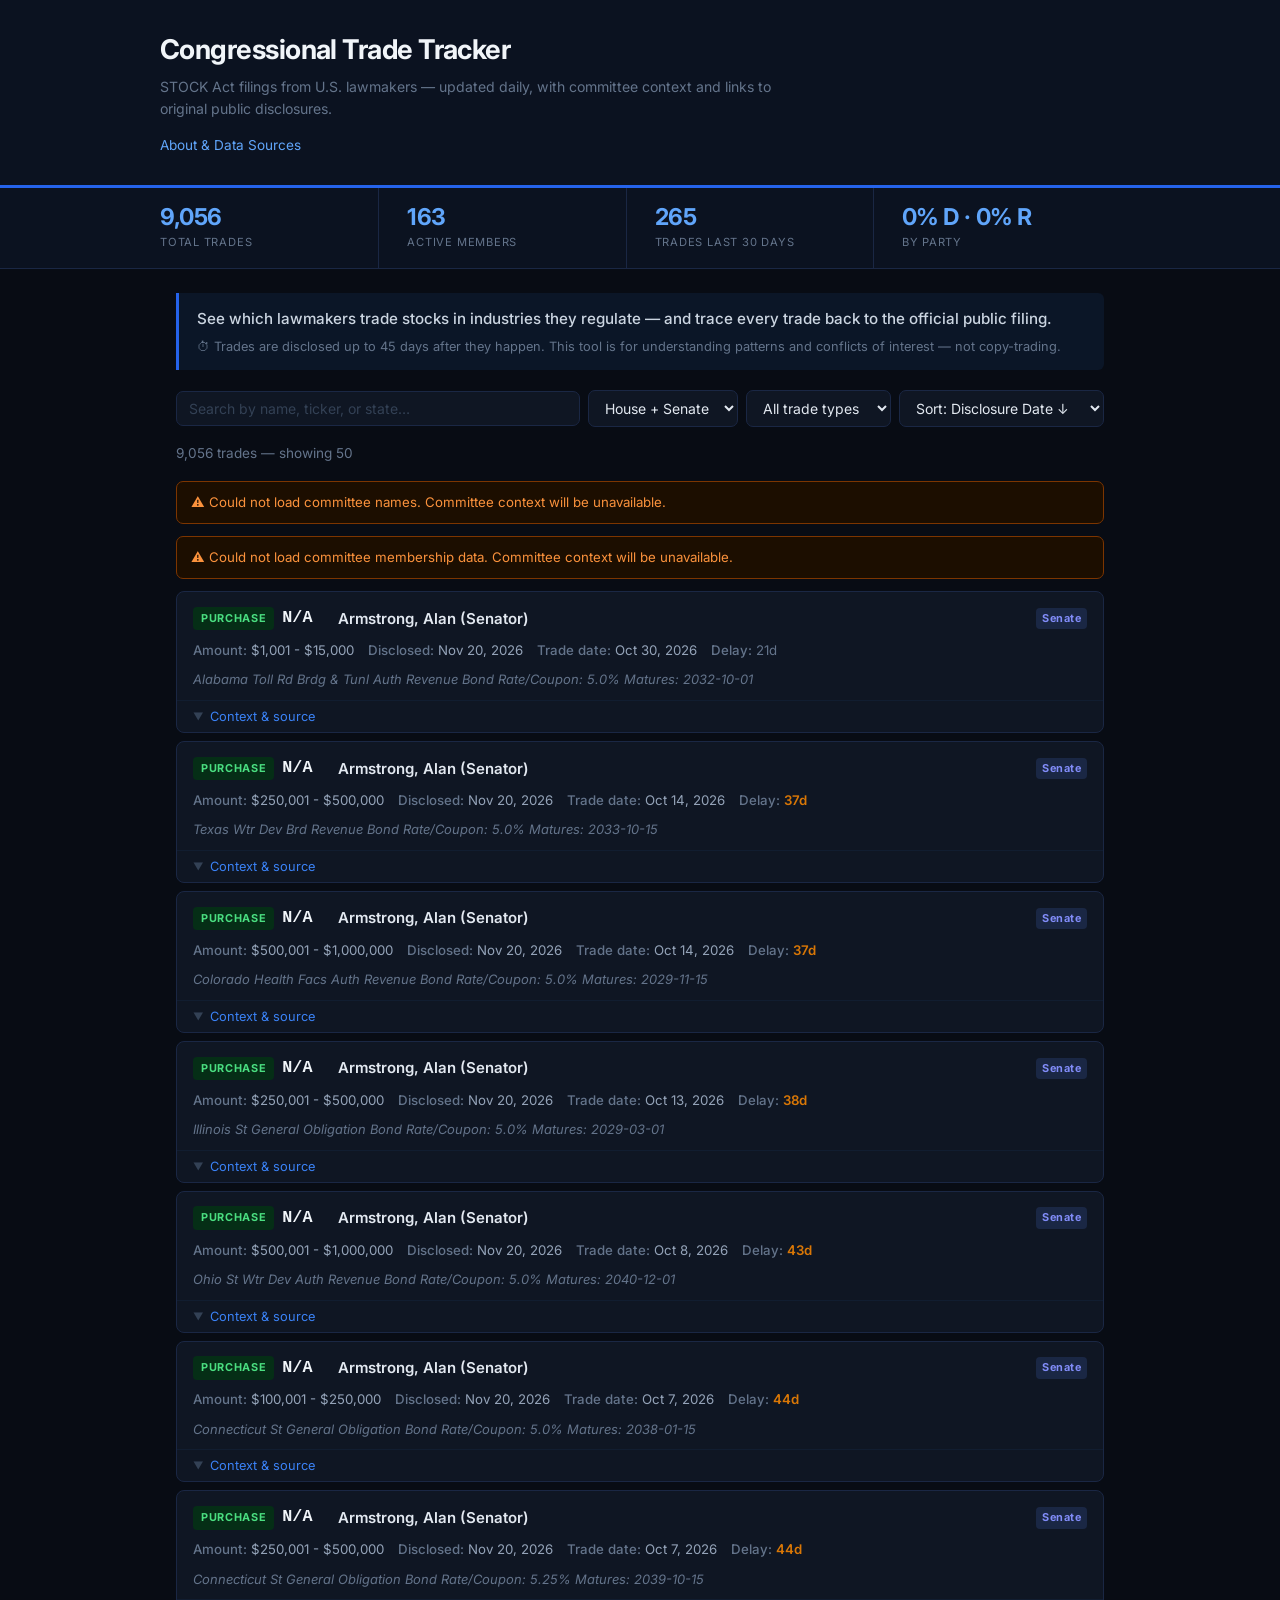
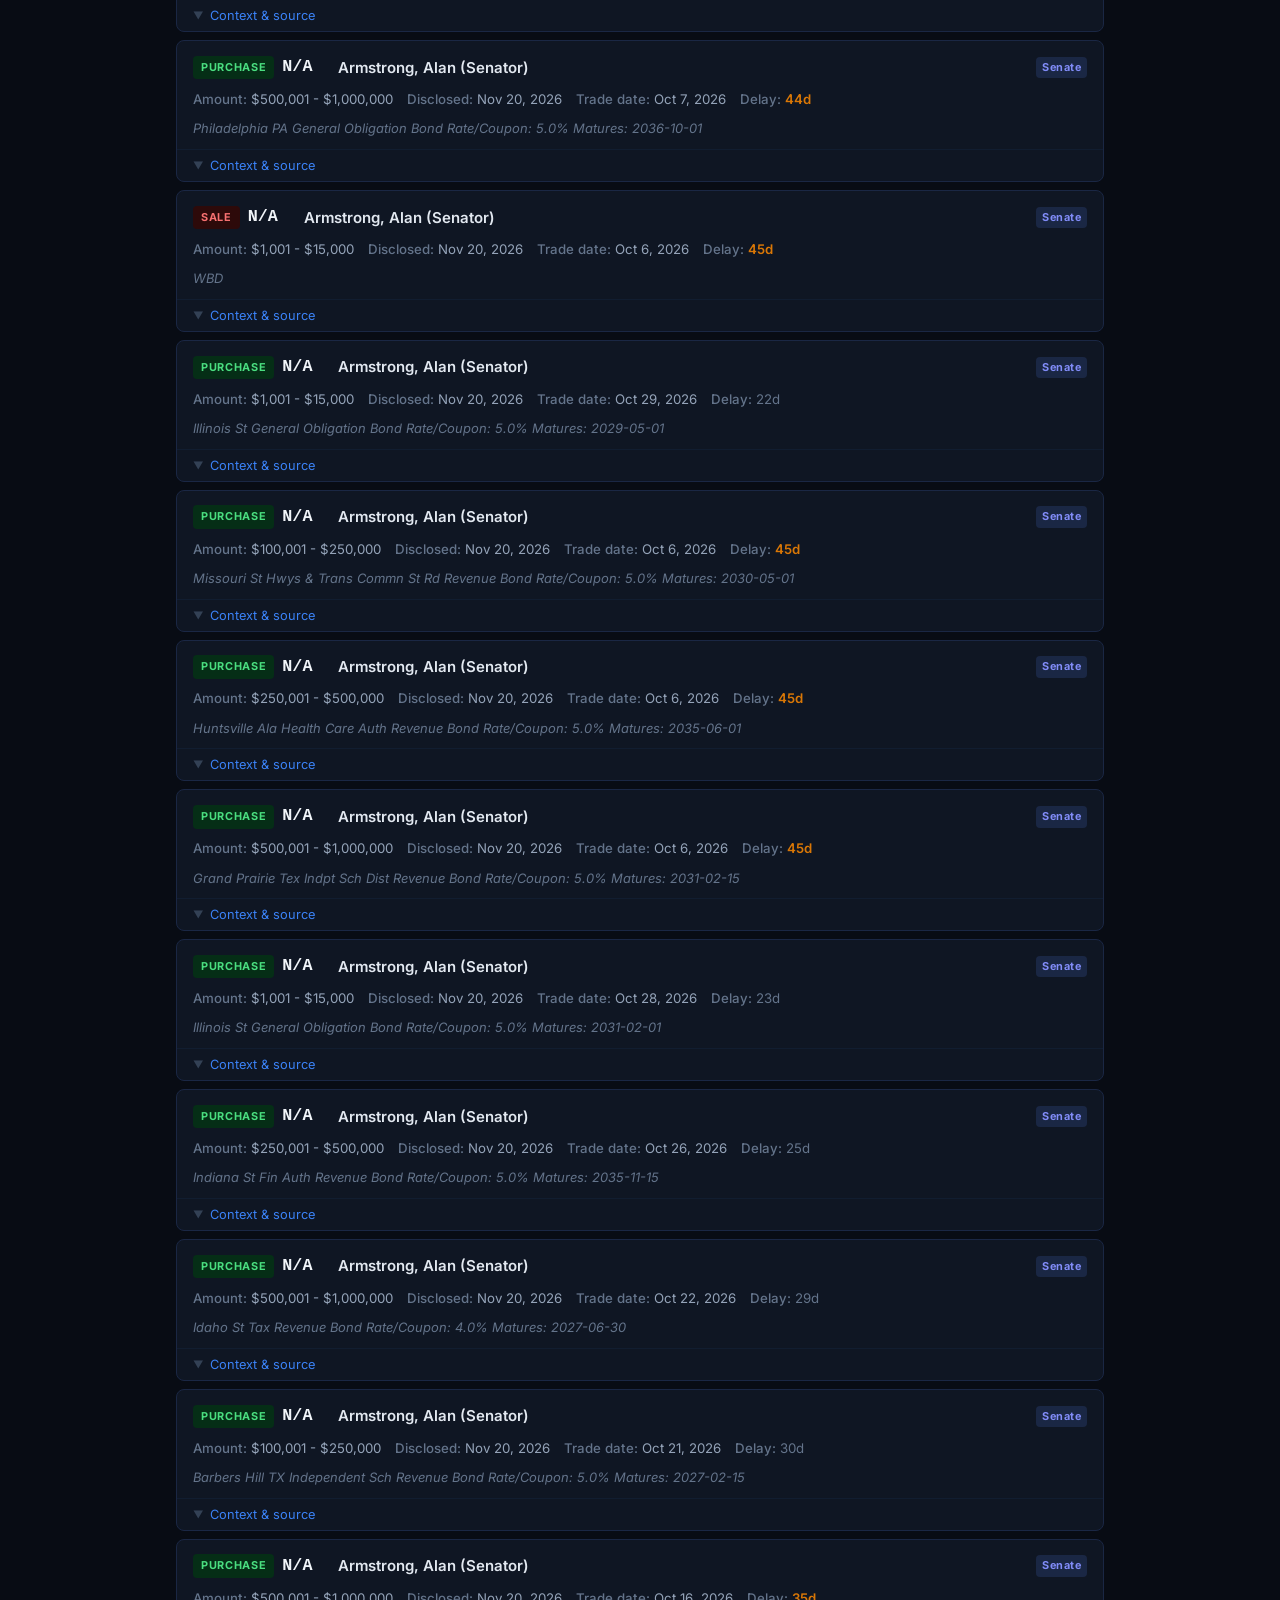
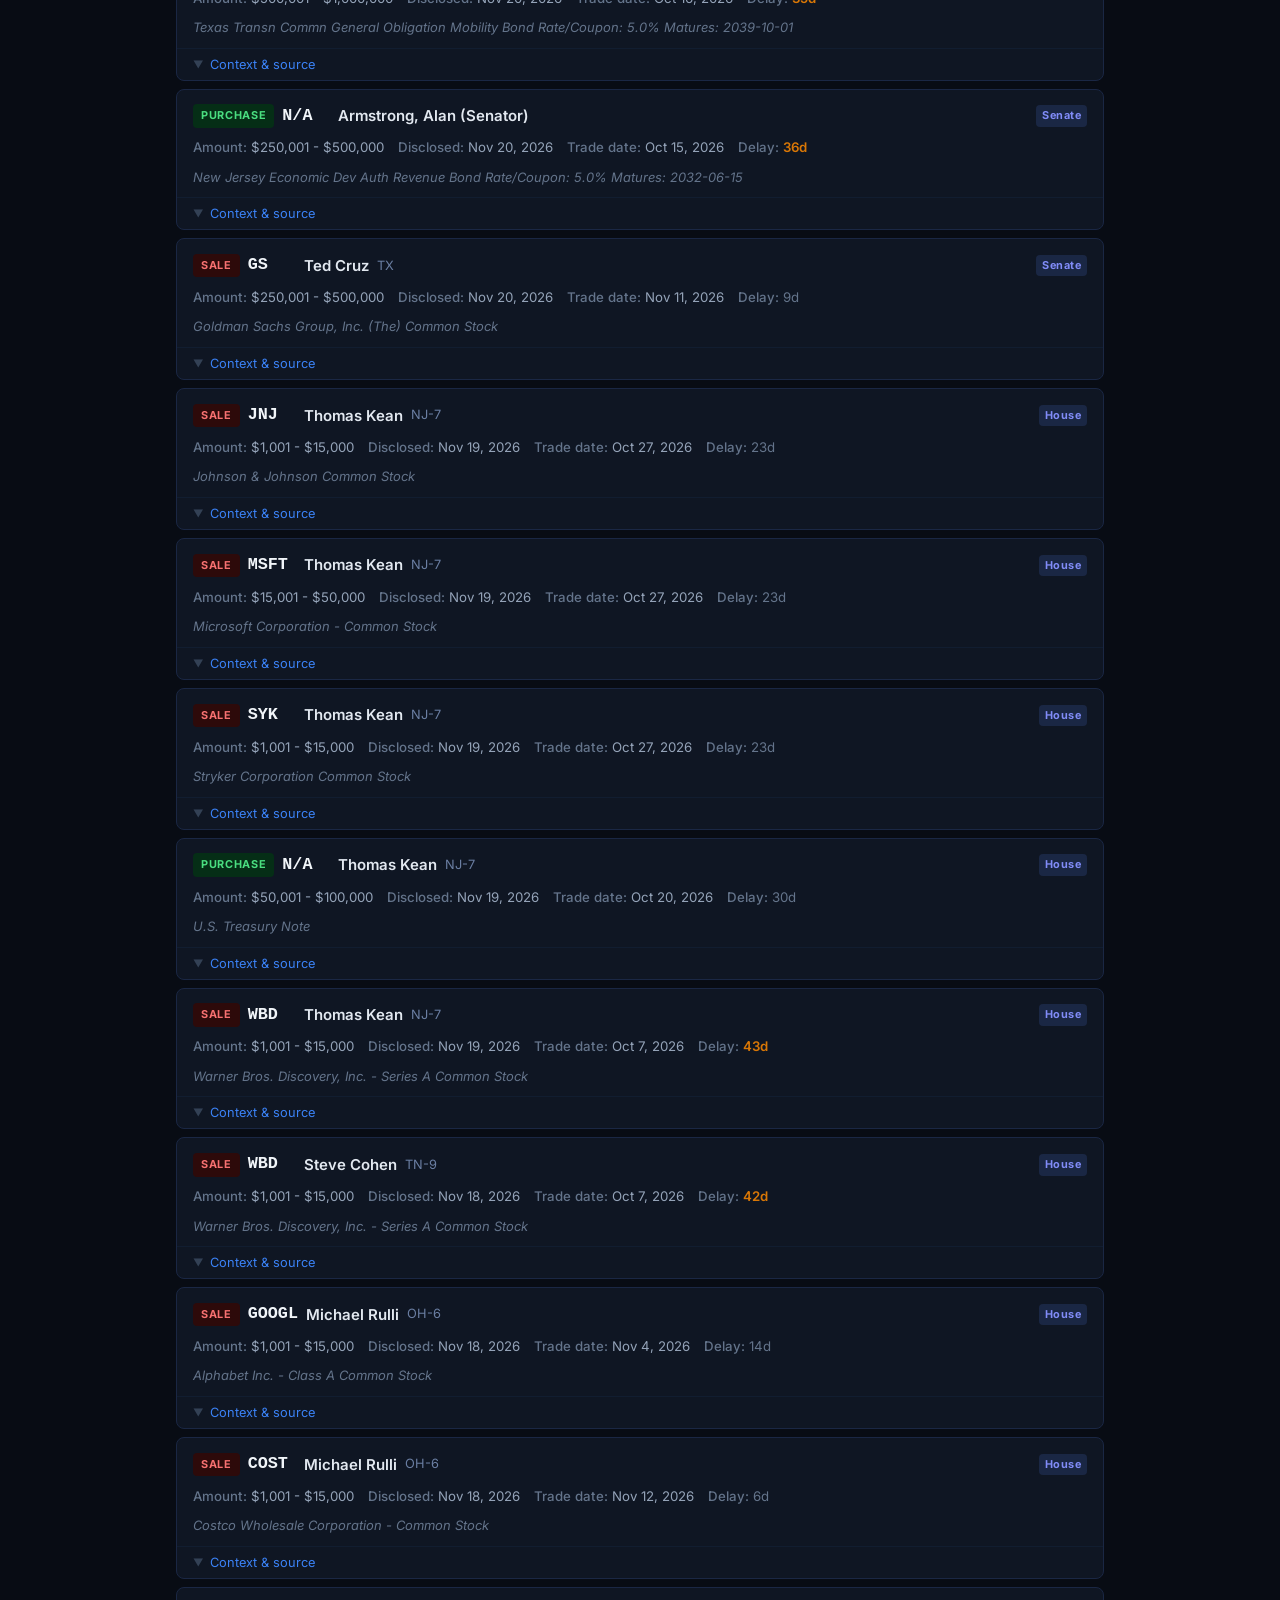
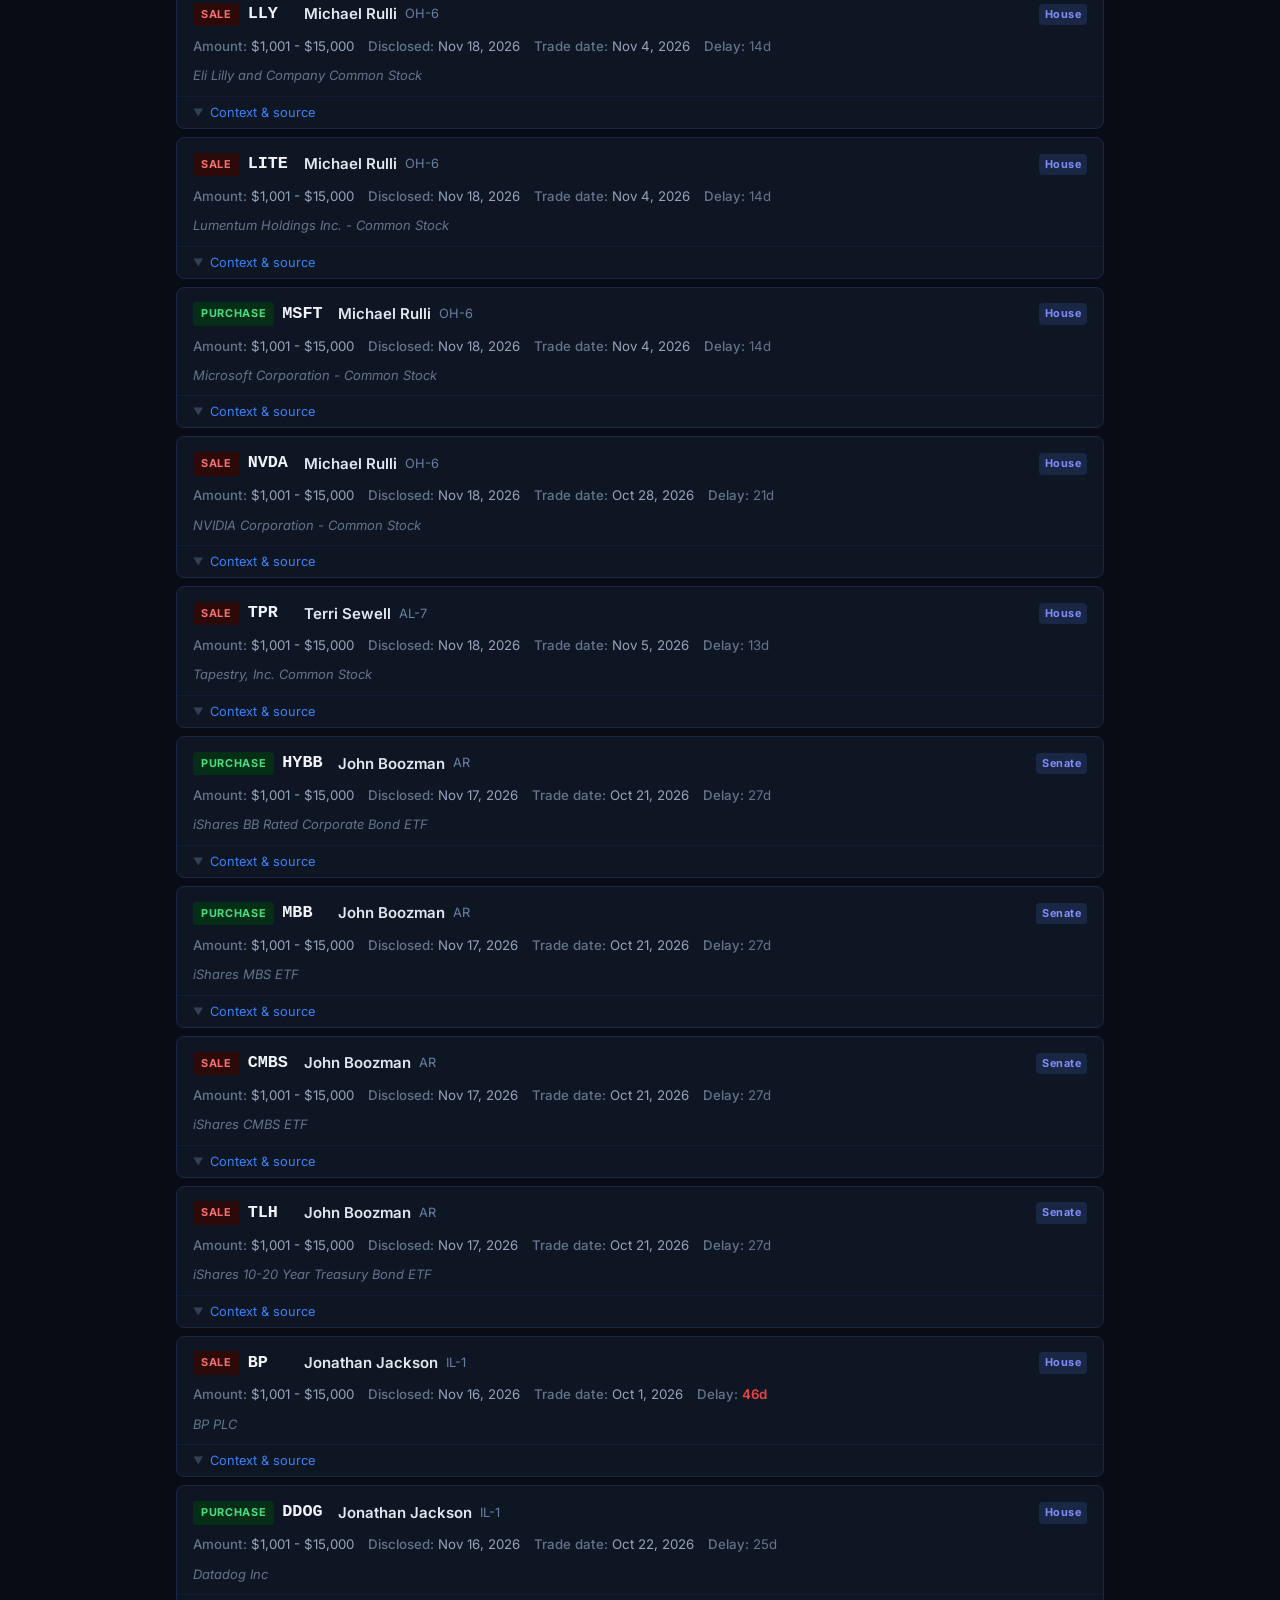
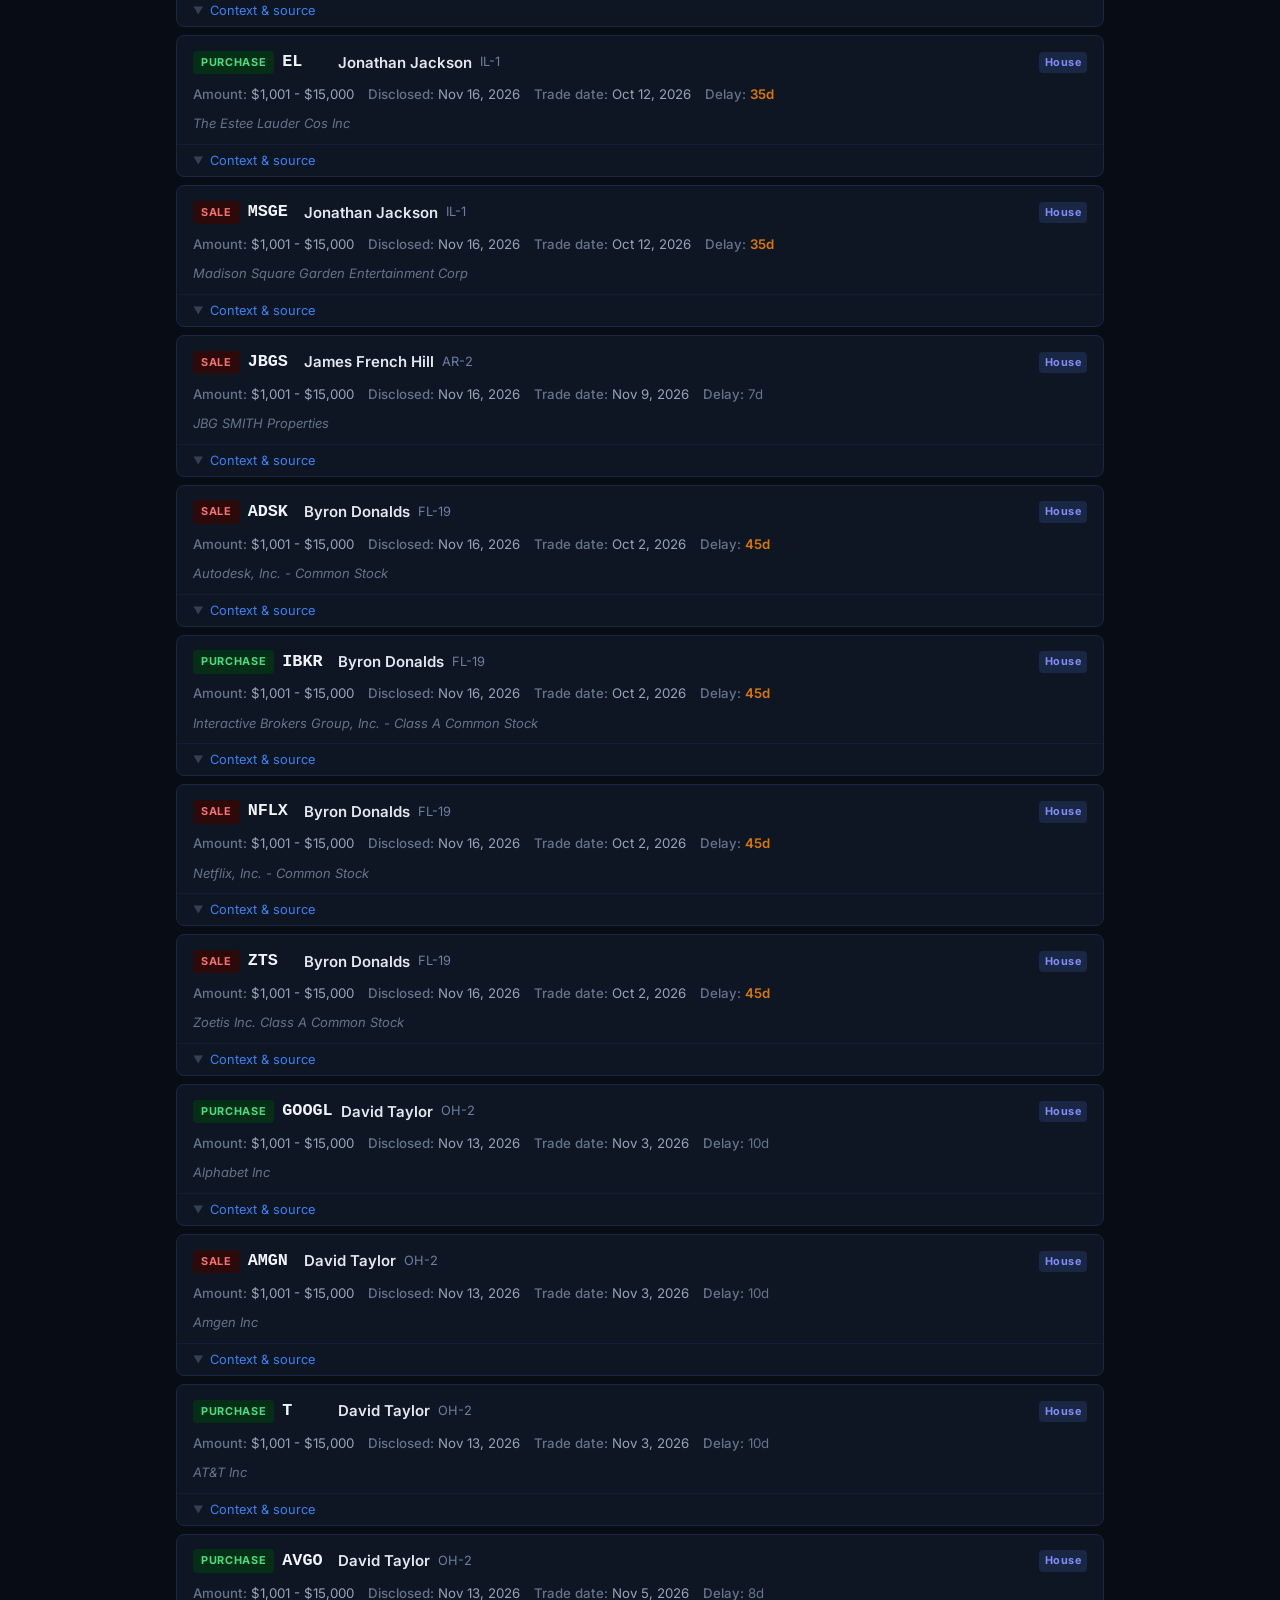
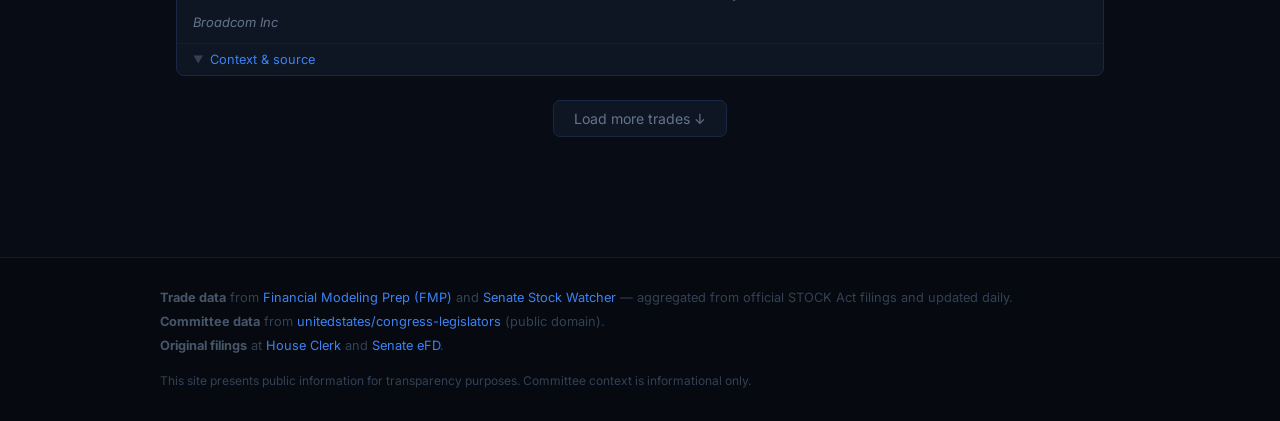
<file: index.html>
<!DOCTYPE html>
<html lang="en">
<head>
  <meta charset="UTF-8">
  <meta name="viewport" content="width=device-width, initial-scale=1.0">
  <title>Congressional Trade Tracker</title>
  <link rel="preconnect" href="https://fonts.googleapis.com">
  <link href="https://fonts.googleapis.com/css2?family=Inter:wght@400;500;600;700&display=swap" rel="stylesheet">
  <link rel="stylesheet" href="styles.css">
</head>
<body>

  <header class="site-header">
    <div class="header-inner">
      <h1>Congressional Trade Tracker</h1>
      <p class="tagline">
        STOCK Act filings from U.S. lawmakers — updated daily, with committee context and links to original public disclosures.
      </p>
      <nav class="site-nav">
        <a href="about.html">About &amp; Data Sources</a>
      </nav>
    </div>
  </header>

  <!-- Dashboard stats bar — populated by script.js after trades load -->
  <div class="stats-bar">
    <div class="stats-bar-inner" id="stats-bar"></div>
  </div>

  <main class="main-content">

    <!-- Value statement / honest framing -->
    <div class="value-statement">
      <p class="value-headline">See which lawmakers trade stocks in industries they regulate — and trace every trade back to the official public filing.</p>
      <p class="value-note">⏱ Trades are disclosed up to 45 days after they happen. This tool is for understanding patterns and conflicts of interest — not copy-trading.</p>
    </div>

    <!-- Search and filter bar -->
    <div class="controls">
      <input
        type="text"
        id="search-input"
        placeholder="Search by name, ticker, or state…"
        aria-label="Search trades"
      >
      <select id="chamber-filter" aria-label="Filter by chamber">
        <option value="all">House + Senate</option>
        <option value="House">House only</option>
        <option value="Senate">Senate only</option>
      </select>
      <select id="type-filter" aria-label="Filter by trade type">
        <option value="all">All trade types</option>
        <option value="buy">Purchases only</option>
        <option value="sell">Sales only</option>
      </select>
      <select id="sort-control" aria-label="Sort trades">
        <option value="disclosureDate">Sort: Disclosure Date ↓</option>
        <option value="transactionDate">Sort: Trade Date ↓</option>
        <option value="delay">Sort: Disclosure Delay ↓</option>
        <option value="amount">Sort: Amount ↓</option>
      </select>
      <button id="load-more" class="btn-load-more" style="display:none">
        Load more trades
      </button>
    </div>

    <!-- Status line: shows "Loading…" then trade count -->
    <p id="status-message" class="status">Loading trades and committee data…</p>

    <!-- script.js injects trade cards here -->
    <div id="trades-container"></div>

    <!-- "Load more" button -->
    <div id="load-more-wrap" style="display:none; text-align:center; margin:24px 0">
      <button id="load-more-btn" class="btn-load-more">Load more trades ↓</button>
    </div>

  </main>

  <footer class="site-footer">
    <div class="footer-inner">
      <p><strong>Trade data</strong> from
        <a href="https://financialmodelingprep.com" target="_blank" rel="noopener">Financial Modeling Prep (FMP)</a>
        and <a href="https://github.com/timothycarambat/senate-stock-watcher-data" target="_blank" rel="noopener">Senate Stock Watcher</a> — aggregated from official STOCK Act filings and updated daily.
      </p>
      <p><strong>Committee data</strong> from
        <a href="https://github.com/unitedstates/congress-legislators" target="_blank" rel="noopener">unitedstates/congress-legislators</a>
        (public domain).
      </p>
      <p><strong>Original filings</strong> at
        <a href="https://disclosures-clerk.house.gov" target="_blank" rel="noopener">House Clerk</a>
        and
        <a href="https://efts.senate.gov" target="_blank" rel="noopener">Senate eFD</a>.
      </p>
      <p style="margin-top:12px; color:#334155; font-size:0.75rem">
        This site presents public information for transparency purposes. Committee context is informational only.
      </p>
    </div>
  </footer>

  <script src="script.js"></script>

</body>
</html>
</file>
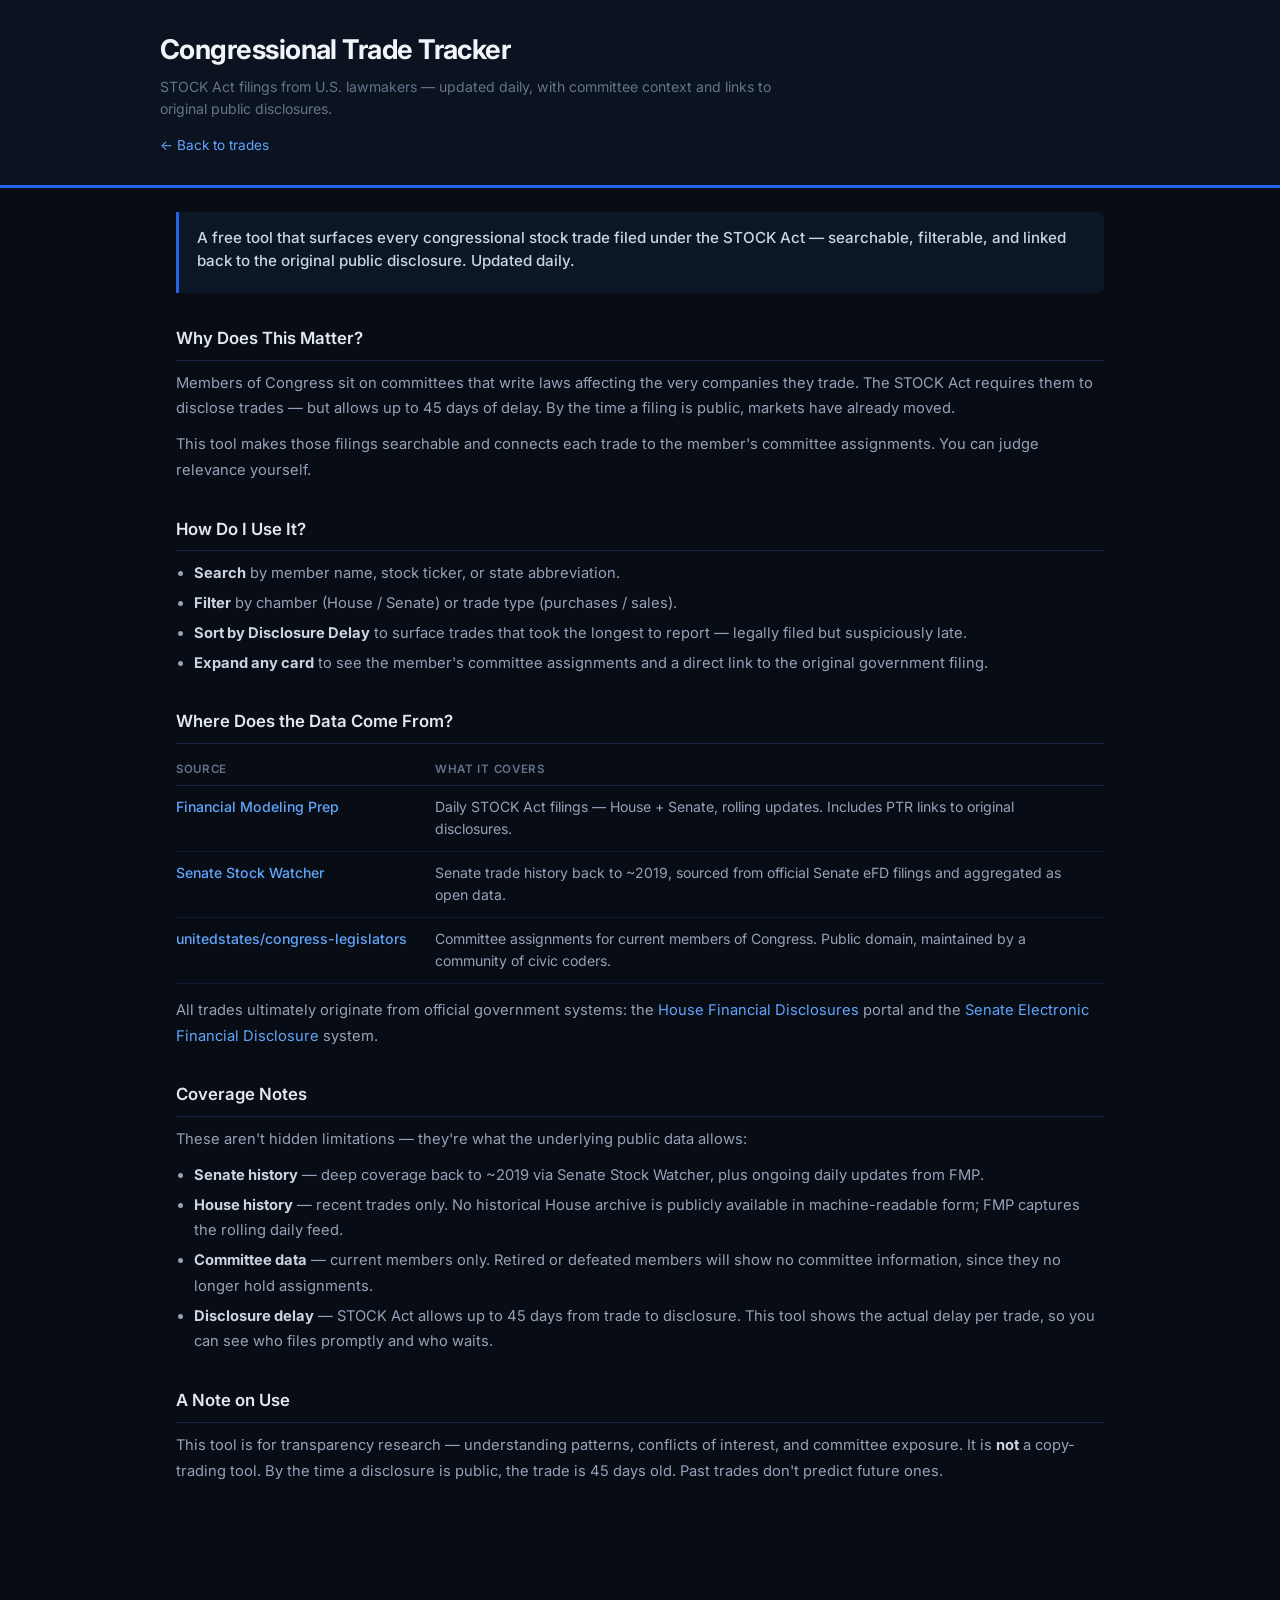
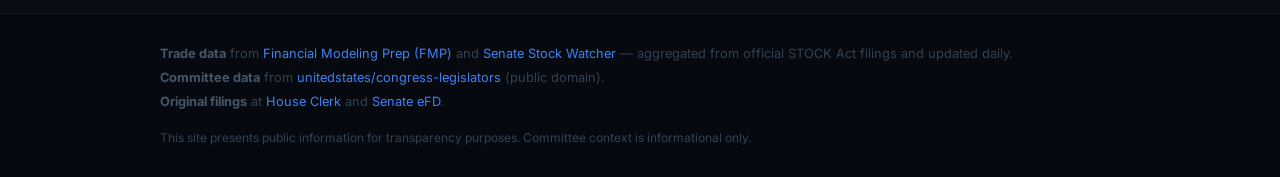
<file: about.html>
<!DOCTYPE html>
<html lang="en">
<head>
  <meta charset="UTF-8">
  <meta name="viewport" content="width=device-width, initial-scale=1.0">
  <title>About — Congressional Trade Tracker</title>
  <link rel="preconnect" href="https://fonts.googleapis.com">
  <link href="https://fonts.googleapis.com/css2?family=Inter:wght@400;500;600;700&display=swap" rel="stylesheet">
  <link rel="stylesheet" href="styles.css">
</head>
<body>

  <header class="site-header">
    <div class="header-inner">
      <h1>Congressional Trade Tracker</h1>
      <p class="tagline">
        STOCK Act filings from U.S. lawmakers — updated daily, with committee context and links to original public disclosures.
      </p>
      <nav class="site-nav">
        <a href="index.html">← Back to trades</a>
      </nav>
    </div>
  </header>

  <main class="main-content">

    <div class="value-statement" style="margin-bottom: 32px;">
      <p class="value-headline">A free tool that surfaces every congressional stock trade filed under the STOCK Act — searchable, filterable, and linked back to the original public disclosure. Updated daily.</p>
    </div>

    <div class="about-section">
      <h2>Why Does This Matter?</h2>
      <p>Members of Congress sit on committees that write laws affecting the very companies they trade. The STOCK Act requires them to disclose trades — but allows up to 45 days of delay. By the time a filing is public, markets have already moved.</p>
      <p style="margin-top: 10px;">This tool makes those filings searchable and connects each trade to the member's committee assignments. You can judge relevance yourself.</p>
    </div>

    <div class="about-section">
      <h2>How Do I Use It?</h2>
      <ul>
        <li><strong style="color:#cbd5e1">Search</strong> by member name, stock ticker, or state abbreviation.</li>
        <li><strong style="color:#cbd5e1">Filter</strong> by chamber (House / Senate) or trade type (purchases / sales).</li>
        <li><strong style="color:#cbd5e1">Sort by Disclosure Delay</strong> to surface trades that took the longest to report — legally filed but suspiciously late.</li>
        <li><strong style="color:#cbd5e1">Expand any card</strong> to see the member's committee assignments and a direct link to the original government filing.</li>
      </ul>
    </div>

    <div class="about-section">
      <h2>Where Does the Data Come From?</h2>
      <table class="about-table">
        <thead>
          <tr>
            <th>Source</th>
            <th>What it covers</th>
          </tr>
        </thead>
        <tbody>
          <tr>
            <td><a href="https://financialmodelingprep.com" target="_blank" rel="noopener">Financial Modeling Prep</a></td>
            <td>Daily STOCK Act filings — House + Senate, rolling updates. Includes PTR links to original disclosures.</td>
          </tr>
          <tr>
            <td><a href="https://github.com/timothycarambat/senate-stock-watcher-data" target="_blank" rel="noopener">Senate Stock Watcher</a></td>
            <td>Senate trade history back to ~2019, sourced from official Senate eFD filings and aggregated as open data.</td>
          </tr>
          <tr>
            <td><a href="https://github.com/unitedstates/congress-legislators" target="_blank" rel="noopener">unitedstates/congress-legislators</a></td>
            <td>Committee assignments for current members of Congress. Public domain, maintained by a community of civic coders.</td>
          </tr>
        </tbody>
      </table>
      <p style="margin-top: 14px;">All trades ultimately originate from official government systems: the <a href="https://disclosures-clerk.house.gov" target="_blank" rel="noopener">House Financial Disclosures</a> portal and the <a href="https://efts.senate.gov" target="_blank" rel="noopener">Senate Electronic Financial Disclosure</a> system.</p>
    </div>

    <div class="about-section">
      <h2>Coverage Notes</h2>
      <p>These aren't hidden limitations — they're what the underlying public data allows:</p>
      <ul style="margin-top: 10px;">
        <li><strong style="color:#cbd5e1">Senate history</strong> — deep coverage back to ~2019 via Senate Stock Watcher, plus ongoing daily updates from FMP.</li>
        <li><strong style="color:#cbd5e1">House history</strong> — recent trades only. No historical House archive is publicly available in machine-readable form; FMP captures the rolling daily feed.</li>
        <li><strong style="color:#cbd5e1">Committee data</strong> — current members only. Retired or defeated members will show no committee information, since they no longer hold assignments.</li>
        <li><strong style="color:#cbd5e1">Disclosure delay</strong> — STOCK Act allows up to 45 days from trade to disclosure. This tool shows the actual delay per trade, so you can see who files promptly and who waits.</li>
      </ul>
    </div>

    <div class="about-section">
      <h2>A Note on Use</h2>
      <p>This tool is for transparency research — understanding patterns, conflicts of interest, and committee exposure. It is <strong style="color:#cbd5e1">not</strong> a copy-trading tool. By the time a disclosure is public, the trade is 45 days old. Past trades don't predict future ones.</p>
    </div>

  </main>

  <footer class="site-footer">
    <div class="footer-inner">
      <p><strong>Trade data</strong> from
        <a href="https://financialmodelingprep.com" target="_blank" rel="noopener">Financial Modeling Prep (FMP)</a>
        and <a href="https://github.com/timothycarambat/senate-stock-watcher-data" target="_blank" rel="noopener">Senate Stock Watcher</a> — aggregated from official STOCK Act filings and updated daily.
      </p>
      <p><strong>Committee data</strong> from
        <a href="https://github.com/unitedstates/congress-legislators" target="_blank" rel="noopener">unitedstates/congress-legislators</a>
        (public domain).
      </p>
      <p><strong>Original filings</strong> at
        <a href="https://disclosures-clerk.house.gov" target="_blank" rel="noopener">House Clerk</a>
        and
        <a href="https://efts.senate.gov" target="_blank" rel="noopener">Senate eFD</a>.
      </p>
      <p style="margin-top: 12px; color:#334155; font-size:0.75rem">
        This site presents public information for transparency purposes. Committee context is informational only.
      </p>
    </div>
  </footer>

</body>
</html>
</file>
<file: styles.css>
/* ============================================================
   Base styles
   ============================================================ */

*, *::before, *::after {
  box-sizing: border-box;
  margin: 0;
  padding: 0;
}

body {
  font-family: 'Inter', -apple-system, BlinkMacSystemFont, 'Segoe UI', sans-serif;
  font-size: 15px;
  line-height: 1.6;
  color: #e2e8f0;
  background: #080c14;
}

a {
  color: #60a5fa;
  text-decoration: none;
}

a:hover {
  text-decoration: underline;
}

/* ============================================================
   Site header
   ============================================================ */

.site-header {
  background: #0b1220;
  color: #fff;
  padding: 28px 24px;
  border-bottom: 3px solid #2563eb;
}

.header-inner {
  max-width: 960px;
  margin: 0 auto;
}

.site-header h1 {
  font-size: 1.7rem;
  font-weight: 700;
  letter-spacing: -0.02em;
  margin-bottom: 4px;
  color: #f1f5f9;
}

.tagline {
  color: #64748b;
  font-size: 0.88rem;
  max-width: 640px;
}

/* ============================================================
   Stats bar
   ============================================================ */

.stats-bar {
  background: #0b1220;
  border-bottom: 1px solid #1a2744;
  padding: 0 24px;
}

.stats-bar-inner {
  max-width: 960px;
  margin: 0 auto;
  display: flex;
}

.stat-chip {
  padding: 16px 28px 16px 0;
  flex: 1;
}

.stat-chip + .stat-chip {
  border-left: 1px solid #1a2744;
  padding-left: 28px;
}

.stat-value {
  font-size: 1.45rem;
  font-weight: 700;
  color: #60a5fa;
  letter-spacing: -0.02em;
  line-height: 1.2;
}

.stat-label {
  font-size: 0.7rem;
  color: #64748b;
  text-transform: uppercase;
  letter-spacing: 0.07em;
  margin-top: 3px;
}

/* ============================================================
   Header nav link
   ============================================================ */

.site-nav { margin-top: 12px; }
.site-nav a { font-size: 0.85rem; color: #60a5fa; }
.site-nav a:hover { color: #93c5fd; text-decoration: none; }

/* ============================================================
   About page sections
   ============================================================ */

.about-section { margin-bottom: 32px; }
.about-section h2 { font-size: 1.05rem; font-weight: 600; color: #e2e8f0; margin-bottom: 10px; border-bottom: 1px solid #1a2744; padding-bottom: 8px; }
.about-section p, .about-section li { color: #94a3b8; line-height: 1.75; font-size: 0.92rem; }
.about-section ul { padding-left: 18px; margin-top: 6px; }
.about-section li { margin-bottom: 4px; }

.about-table { width: 100%; border-collapse: collapse; font-size: 0.88rem; margin-top: 8px; }
.about-table th { text-align: left; color: #64748b; font-weight: 600; text-transform: uppercase; font-size: 0.72rem; letter-spacing: 0.06em; padding: 6px 12px 6px 0; border-bottom: 1px solid #1a2744; }
.about-table td { padding: 10px 12px 10px 0; color: #94a3b8; border-bottom: 1px solid #111d30; vertical-align: top; }
.about-table td:first-child { color: #cbd5e1; font-weight: 500; white-space: nowrap; padding-right: 28px; }

/* ============================================================
   Main content area
   ============================================================ */

.main-content {
  max-width: 960px;
  margin: 0 auto;
  padding: 24px 16px 48px;
}

/* ============================================================
   Value statement
   ============================================================ */

.value-statement {
  border-left: 3px solid #2563eb;
  background: #0b1627;
  padding: 14px 18px;
  border-radius: 0 6px 6px 0;
  margin-bottom: 20px;
}

.value-headline {
  font-size: 0.95rem;
  font-weight: 500;
  color: #cbd5e1;
  line-height: 1.55;
  margin-bottom: 6px;
}

.value-note {
  font-size: 0.8rem;
  color: #64748b;
  line-height: 1.5;
}

/* ============================================================
   Search / Filter controls
   ============================================================ */

.controls {
  display: flex;
  flex-wrap: wrap;
  gap: 8px;
  margin-bottom: 16px;
  align-items: center;
}

.controls input,
.controls select {
  padding: 8px 12px;
  border: 1px solid #1a2744;
  border-radius: 7px;
  font-size: 14px;
  background: #0f1623;
  color: #e2e8f0;
  outline: none;
  transition: border-color 0.15s;
  font-family: inherit;
}

.controls input:focus,
.controls select:focus {
  border-color: #3b82f6;
  box-shadow: 0 0 0 3px rgba(59,130,246,0.12);
}

.controls input {
  flex: 1;
  min-width: 200px;
}

.controls input::placeholder {
  color: #334155;
}

.controls select option {
  background: #0f1623;
  color: #e2e8f0;
}

/* ============================================================
   Status line
   ============================================================ */

.status {
  color: #64748b;
  font-size: 0.85rem;
  margin-bottom: 16px;
}

/* ============================================================
   Trade cards
   ============================================================ */

.trade-card {
  background: #0f1623;
  border: 1px solid #1a2744;
  border-radius: 8px;
  margin-bottom: 8px;
  overflow: hidden;
  transition: border-color 0.15s ease, box-shadow 0.15s ease;
}

.trade-card:hover {
  border-color: #2a3f6a;
  box-shadow: 0 0 0 1px #2a3f6a;
}

/* ── Card top row: badge + ticker + name ── */

.card-header {
  display: flex;
  align-items: center;
  flex-wrap: wrap;
  gap: 8px;
  padding: 13px 16px 8px;
}

/* Buy/Sell/Exchange badge */
.badge {
  font-size: 0.68rem;
  font-weight: 700;
  text-transform: uppercase;
  letter-spacing: 0.06em;
  padding: 3px 8px;
  border-radius: 4px;
  white-space: nowrap;
}

.badge-buy      { background: #052e16; color: #4ade80; }
.badge-sell     { background: #2d0a0a; color: #f87171; }
.badge-exchange { background: #2d1a00; color: #fbbf24; }
.badge-other    { background: #1a2238; color: #64748b; }

/* Party badge */
.party-badge { font-size: 0.68rem; font-weight: 700; padding: 2px 6px; border-radius: 4px; white-space: nowrap; letter-spacing: 0.04em; }
.party-r { background: #2d0a0a; color: #f87171; }
.party-d { background: #0a1a3a; color: #60a5fa; }
.party-i { background: #1e1a3a; color: #a78bfa; }

/* Stock ticker symbol */
.ticker {
  font-size: 1.05rem;
  font-weight: 700;
  font-family: 'Courier New', Courier, monospace;
  color: #f1f5f9;
  min-width: 48px;
}

/* Member name */
.member-name {
  font-weight: 600;
  color: #e2e8f0;
}

/* State / district */
.member-meta {
  font-size: 0.8rem;
  color: #6b7fa3;
}

/* House / Senate tag */
.chamber-tag {
  font-size: 0.68rem;
  font-weight: 700;
  letter-spacing: 0.04em;
  padding: 2px 6px;
  border-radius: 4px;
  background: #1a2744;
  color: #818cf8;
  margin-left: auto;
}

/* ── Second row: amount + dates ── */

.card-details {
  padding: 0 16px 8px;
  font-size: 0.83rem;
  color: #94a3b8;
  display: flex;
  flex-wrap: wrap;
  gap: 14px;
}

.card-details span::before {
  content: attr(data-label) ': ';
  color: #64748b;
  font-weight: 500;
}

/* ── Disclosure delay chip ── */

.delay-low  { color: #64748b; }
.delay-med  { color: #d97706; font-weight: 600; }
.delay-high { color: #ef4444; font-weight: 600; }

/* ── Asset description ── */

.asset-desc {
  padding: 0 16px 10px;
  font-size: 0.81rem;
  color: #64748b;
  font-style: italic;
}

/* ── Conflict-of-interest flag ── */

.conflict-flag {
  margin: 2px 16px 10px;
  padding: 7px 12px;
  background: #1c1100;
  border: 1px solid #78350f;
  border-left: 3px solid #f59e0b;
  border-radius: 5px;
  font-size: 0.8rem;
  color: #fcd34d;
  font-weight: 500;
  line-height: 1.4;
}

/* ── Expand/collapse "Context & Source" button ── */

.context-toggle {
  width: 100%;
  background: none;
  border: none;
  border-top: 1px solid #111d30;
  padding: 8px 16px;
  text-align: left;
  cursor: pointer;
  font-size: 0.8rem;
  color: #3b82f6;
  display: flex;
  align-items: center;
  gap: 6px;
  font-family: inherit;
  transition: background 0.15s;
}

.context-toggle:hover {
  background: #0d1828;
}

/* Arrow icon rotates when panel opens */
.toggle-arrow {
  display: inline-block;
  font-size: 0.65rem;
  transition: transform 0.2s ease;
  color: #334155;
}

.context-toggle.open .toggle-arrow {
  transform: rotate(180deg);
}

/* ── Context panel ── */

.context-panel {
  display: none;
  padding: 14px 16px 10px;
  border-top: 1px solid #111d30;
  background: #0d1520;
  font-size: 0.84rem;
}

.context-panel.visible {
  display: block;
}

.context-section {
  margin-bottom: 14px;
}

.context-section:last-child {
  margin-bottom: 0;
}

.context-label {
  font-weight: 600;
  color: #64748b;
  font-size: 0.78rem;
  text-transform: uppercase;
  letter-spacing: 0.05em;
  margin-bottom: 6px;
}

/* Committee list */
.committee-list {
  list-style: none;
  padding: 0;
}

.committee-list li {
  padding: 3px 0;
  color: #94a3b8;
  font-size: 0.83rem;
  padding-left: 12px;
  position: relative;
}

.committee-list li::before {
  content: '•';
  color: #2a3f6a;
  position: absolute;
  left: 0;
}

.committee-desc {
  font-size: 0.73rem;
  color: #334155;
  margin-top: 2px;
  line-height: 1.4;
}

/* Source filing link button */
.source-link {
  display: inline-flex;
  align-items: center;
  gap: 5px;
  padding: 6px 12px;
  background: #0a1631;
  border: 1px solid #1a3060;
  border-radius: 6px;
  color: #60a5fa;
  font-size: 0.82rem;
  font-weight: 500;
  transition: background 0.15s, border-color 0.15s;
}

.source-link:hover {
  background: #112040;
  border-color: #2563eb;
  text-decoration: none;
}

/* ── No results message ── */

.no-results {
  text-align: center;
  color: #334155;
  padding: 48px 0;
  font-size: 0.95rem;
}

/* ── Load more button ── */

.btn-load-more {
  padding: 9px 20px;
  background: #0f1623;
  border: 1px solid #1a2744;
  border-radius: 7px;
  cursor: pointer;
  font-size: 0.88rem;
  color: #64748b;
  font-family: inherit;
  transition: background 0.15s, border-color 0.15s, color 0.15s;
}

.btn-load-more:hover {
  background: #152038;
  border-color: #2a3f6a;
  color: #94a3b8;
}

/* ── Error notice ── */

.error-notice {
  background: #1c0e00;
  border: 1px solid #7c3500;
  border-radius: 7px;
  padding: 10px 14px;
  font-size: 0.83rem;
  color: #fb923c;
  margin-bottom: 12px;
}

/* ============================================================
   Footer
   ============================================================ */

.site-footer {
  background: #060a10;
  color: #334155;
  padding: 28px 24px;
  margin-top: 48px;
  border-top: 1px solid #0f1a2e;
  font-size: 0.8rem;
  line-height: 1.9;
}

.footer-inner {
  max-width: 960px;
  margin: 0 auto;
}

.site-footer a {
  color: #3b82f6;
}

.site-footer strong {
  color: #475569;
}

/* ============================================================
   Responsive (smaller screens)
   ============================================================ */

@media (max-width: 600px) {
  .site-header h1 { font-size: 1.3rem; }
  .card-header { gap: 6px; }
  .chamber-tag { margin-left: 0; }
  .stats-bar-inner { flex-wrap: wrap; }
  .stat-chip { flex: 1 1 45%; min-width: 140px; }
  .stat-chip + .stat-chip { border-left: none; padding-left: 0; }
  .stat-chip:nth-child(n+3) { border-top: 1px solid #1a2744; padding-top: 14px; }
  .value-headline { font-size: 0.88rem; }
  .value-note { font-size: 0.75rem; }
}
</file>
